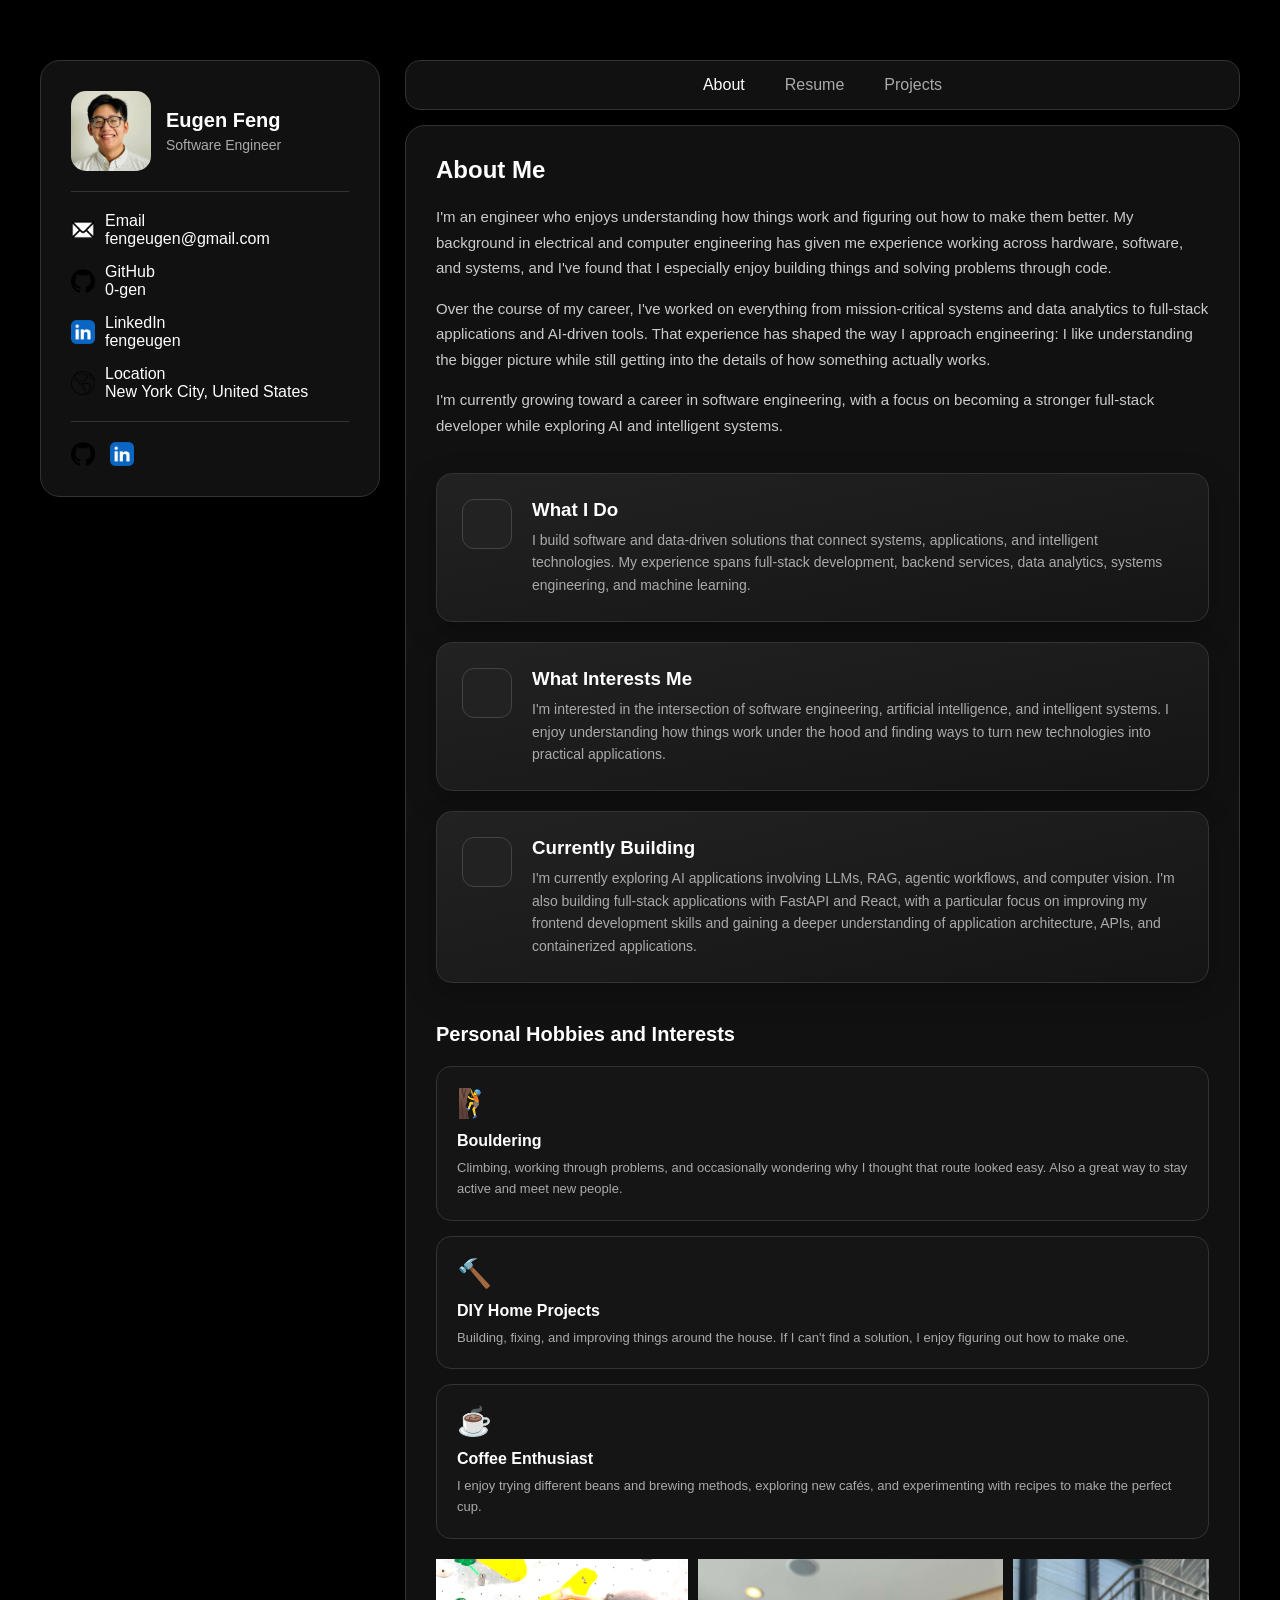
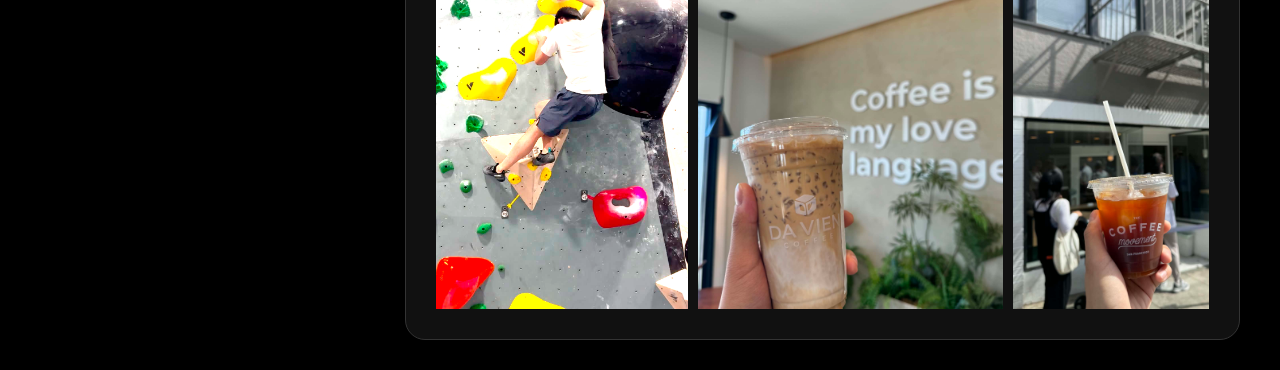
<file: index.html>
<!DOCTYPE html>
<html lang="en">

<head>
    <meta charset="UTF-8">
    <meta name="viewport" content="width=device-width, initial-scale=1.0">

    <title>Eugen Feng | Portfolio</title>

    <link rel="stylesheet" href="css/style.css">
</head>

<body>
    <!-- Main Portfolio -->
    <main>
        <!-- Sidebar -->
        <aside class="sidebar">
            <div class="sidebar-info">
                <!-- Profile Picture -->
                <figure class="avatar-box">
                    <img src="Assets/images/profile_picture.jpg"
                         alt="Profile Picture">
                </figure>

                <!-- Profile Information -->
                <div class="info-content">
                    <h1 class="name">Eugen Feng</h1>
                    <p class="title">Software Engineer</p>
                </div>
                <!-- Mobile Contact Button -->
                <button class="info_more-btn">
                    <span>Show Contacts</span>
                </button>
            </div>
            <!-- Contact Information -->
            <div class="sidebar-info_more">
                <div class="separator"></div>
            <ul class="contacts-list">
              <li class="contact-item">
                  <img
                      src="Assets/icons/email.png"
                      alt="Email"
                      width="24"
                  >
                  <div class="contact-info">
                      <p class="contact-title">Email</p>
                      <a
                          href="mailto:fengeugen@gmail.com"
                          class="contact-link"
                      >
                          fengeugen@gmail.com
                      </a>
                  </div>
              </li>
              <li class="contact-item">
                  <img
                      src="Assets/icons/github.png"
                      alt="GitHub"
                      width="24"
                  >
                  <div class="contact-info">
                      <p class="contact-title">GitHub</p>
                      <a
                          href="https://github.com/0-gen"
                          class="contact-link"
                          target="_blank"
                      >
                          0-gen
                      </a>
                  </div>
              </li>
              <li class="contact-item">
                  <img
                      src="Assets/icons/linkedin.png"
                      alt="LinkedIn"
                      width="24"
                  >
                  <div class="contact-info">
                      <p class="contact-title">LinkedIn</p>
                      <a
                          href="https://www.linkedin.com/in/fengeugen/"
                          class="contact-link"
                          target="_blank"
                      >
                          fengeugen
                      </a>
                  </div>
              </li>
              <li class="contact-item">
                  <img
                      src="Assets/icons/location.png"
                      alt="Location"
                      width="24"
                  >
                  <div class="contact-info">
                      <p class="contact-title">Location</p>
                      <p class="contact-link">
                          New York City, United States
                      </p>
                  </div>
              </li>
          </ul>
                <div class="separator"></div>
                <ul class="social-list">
                    <li class="social-item">
                        <a
                            href="https://github.com/0-gen"
                            target="_blank"
                        >
                            <img
                                src="Assets/icons/github.png"
                                alt="GitHub"
                                width="24"
                            >
                        </a>
                    </li>
                    <li class="social-item">
                        <a
                            href="https://www.linkedin.com/in/fengeugen/"
                            target="_blank"
                        >
                            <img
                                src="Assets/icons/linkedin.png"
                                alt="LinkedIn"
                                width="24"
                            >
                        </a>
                    </li>
                </ul>
            </div>
        </aside>

        <!-- Main Content -->
        <div class="main-content">
            <!-- Navigation -->
            <nav class="navbar">
                <ul class="navbar-list">
                    <li class="navbar-item">
                        <button class="navbar-link active">
                            About
                        </button>
                    </li>
                    <li class="navbar-item">
                        <a href="/fengeugen.github.io/resume" class="navbar-link">
                            Resume
                        </a>
                    </li>
                    <li class="navbar-item">
                        <a href="/fengeugen.github.io/project" class="navbar-link">
                            Projects
                        </a>
                    </li>
                </ul>
            </nav>

            <!-- About -->
            <article class="about active" data-page="about">

                <header>
                    <h2 class="h2 article-title">About Me</h2>
                </header>

                <!-- About Me -->
                <section class="about-intro">
                    <p>
                        I'm an engineer who enjoys understanding how things work and 
                        figuring out how to make them better. My background in 
                        electrical and computer engineering has given me experience working 
                        across hardware, software, and systems, and I've found that I 
                        especially enjoy building things and solving problems through code.
                    </p>

                    <p>
                        Over the course of my career, I've worked on everything from mission-critical 
                        systems and data analytics to full-stack applications and AI-driven tools. 
                        That experience has shaped the way I approach engineering: I like understanding 
                        the bigger picture while still getting into the details of how something actually 
                        works.
                    </p>

                    <p>
                        I'm currently growing toward a career in software engineering, with a focus on 
                        becoming a stronger full-stack developer while exploring AI and intelligent systems.
                    </p>
                </section>


                <!-- About Cards -->
                <section class="about-cards">

                    <div class="about-card">
                        <div class="about-card-icon">
                            <ion-icon name="code-slash-outline"></ion-icon>
                        </div>

                        <div>
                            <h3 class="h3">What I Do</h3>

                            <p>
                                I build software and data-driven solutions that connect
                                systems, applications, and intelligent technologies.
                                My experience spans full-stack development, backend
                                services, data analytics, systems engineering, and
                                machine learning.
                            </p>
                        </div>
                    </div>


                    <div class="about-card">
                        <div class="about-card-icon">
                            <ion-icon name="bulb-outline"></ion-icon>
                        </div>

                        <div>
                            <h3 class="h3">What Interests Me</h3>

                            <p>
                                I'm interested in the intersection of software engineering,
                                artificial intelligence, and intelligent systems. I enjoy
                                understanding how things work under the hood and finding
                                ways to turn new technologies into practical
                                applications.
                            </p>
                        </div>
                    </div>


                    <div class="about-card">
                        <div class="about-card-icon">
                            <ion-icon name="rocket-outline"></ion-icon>
                        </div>

                        <div>
                            <h3 class="h3">Currently Building</h3>

                            <p>
                                I'm currently exploring AI applications involving LLMs, RAG, 
                                agentic workflows, and computer vision. I'm also building 
                                full-stack applications with FastAPI and React, with a 
                                particular focus on improving my frontend development skills 
                                and gaining a deeper understanding of application architecture, 
                                APIs, and containerized applications.
                            </p>
                        </div>
                    </div>

                </section>
                <!-- Outside of CS -->
                <section class="outside-cs">

                    <h2 class="section-title">Personal Hobbies and Interests</h2>

                    <div class="outside-cs-grid">

                        <div class="outside-card">
                            <div class="outside-icon">🧗</div>
                            <h4>Bouldering</h4>
                            <p>
                                Climbing, working through problems, and occasionally
                                wondering why I thought that route looked easy. Also a great way to stay active 
                                and meet new people.
                            </p>
                        </div>


                        <div class="outside-card">
                            <div class="outside-icon">🔨</div>
                            <h4>DIY Home Projects</h4>
                            <p>
                                Building, fixing, and improving things around the house.
                                If I can't find a solution, I enjoy figuring out how to make one.
                            </p>
                        </div>


                        <div class="outside-card">
                            <div class="outside-icon">☕</div>
                            <h4>Coffee Enthusiast</h4>
                            <p>
                                I enjoy trying different beans and brewing methods, 
                                exploring new cafés, and experimenting with recipes to make the perfect cup.
                            </p>
                        </div>

                    </div>

                    <div class="photo-carousel">

                      <div class="carousel-track">

                          <div class="carousel-slide">
                              <img src="Assets/images/b1.jpg" alt="Personal photo">
                          </div>

                          <div class="carousel-slide">
                              <img src="Assets/images/c1.jpg" alt="Personal photo">
                          </div>

                          <div class="carousel-slide">
                              <img src="Assets/images/c2.jpg" alt="Personal photo">
                          </div>

                          <div class="carousel-slide">
                              <img src="Assets/images/d1.jpg" alt="Personal photo">
                          </div>
                          
                          <div class="carousel-slide">
                              <img src="Assets/images/b1.jpg" alt="Personal photo">
                          </div>

                          <div class="carousel-slide">
                              <img src="Assets/images/c1.jpg" alt="Personal photo">
                          </div>

                          <div class="carousel-slide">
                              <img src="Assets/images/c2.jpg" alt="Personal photo">
                          </div>

                          <div class="carousel-slide">
                              <img src="Assets/images/d1.jpg" alt="Personal photo">
                          </div>
                      </div>

                  </div>

                </section>

            </article>
        </div>
    </main>

    <!-- JavaScript -->
    <script src="js/helper.js"></script>

</body>

</html>
</file>
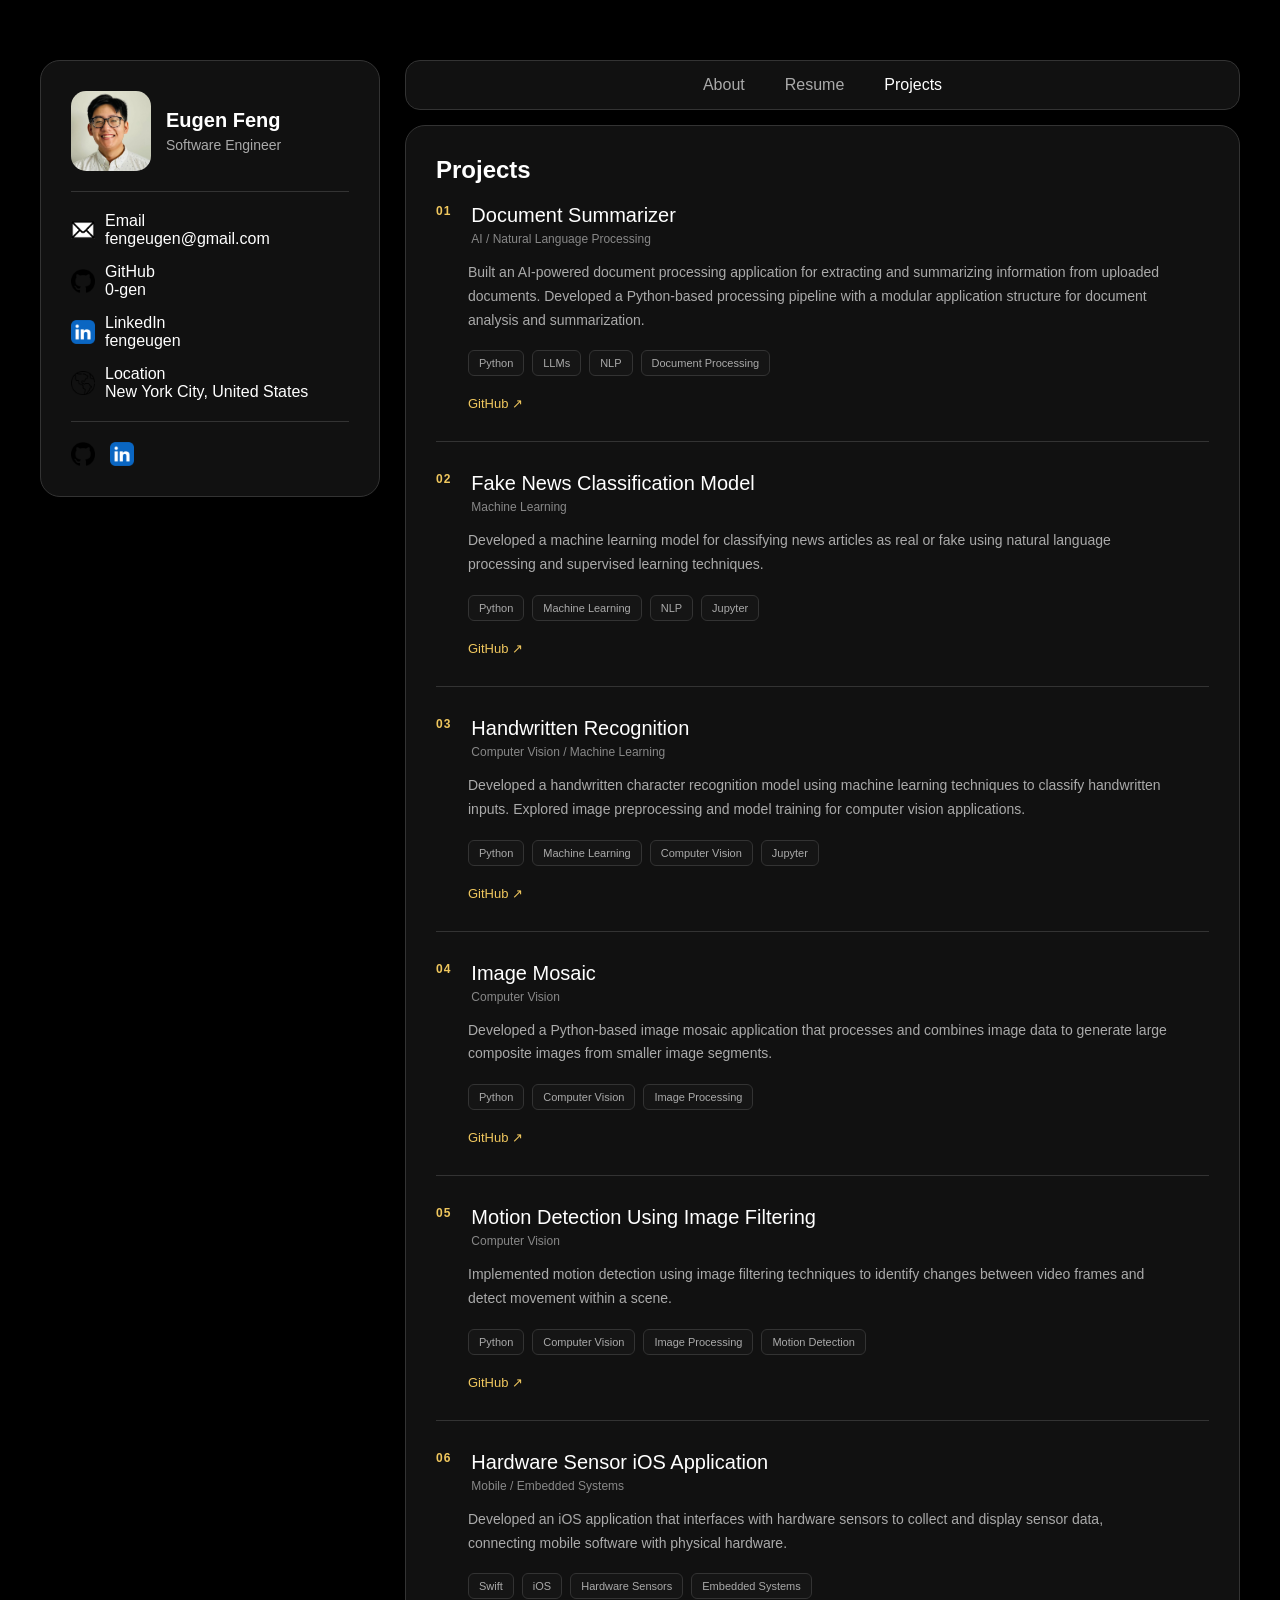
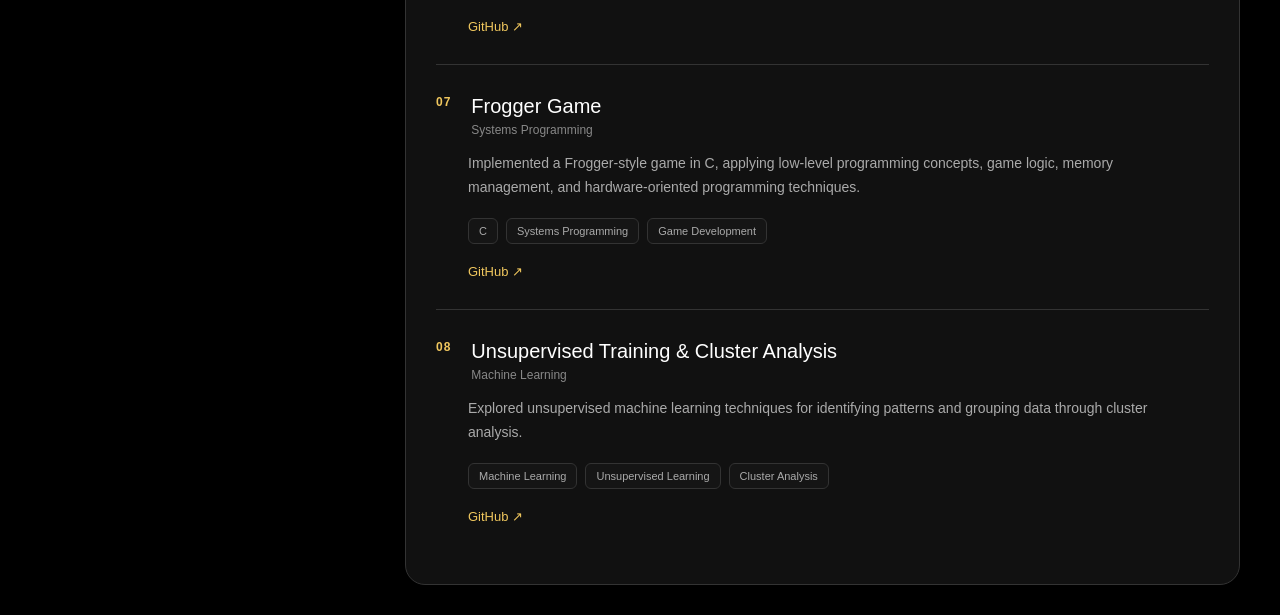
<file: project.html>
<!DOCTYPE html>
<html lang="en">

<head>
    <meta charset="UTF-8">
    <meta name="viewport" content="width=device-width, initial-scale=1.0">

    <title>Eugen Feng | Portfolio</title>

    <link rel="stylesheet" href="css/style.css">
</head>

<body>
    <!-- Main Portfolio -->
    <main>
        <!-- Sidebar -->
        <aside class="sidebar">
            <div class="sidebar-info">
                <!-- Profile Picture -->
                <figure class="avatar-box">
                    <img src="Assets/images/profile_picture.jpg"
                         alt="Profile Picture">
                </figure>

                <!-- Profile Information -->
                <div class="info-content">
                    <h1 class="name">Eugen Feng</h1>
                    <p class="title">Software Engineer</p>
                </div>
                <!-- Mobile Contact Button -->
                <button class="info_more-btn">
                    <span>Show Contacts</span>
                </button>
            </div>
            <!-- Contact Information -->
            <div class="sidebar-info_more">
                <div class="separator"></div>
            <ul class="contacts-list">
              <li class="contact-item">
                  <img
                      src="Assets/icons/email.png"
                      alt="Email"
                      width="24"
                  >
                  <div class="contact-info">
                      <p class="contact-title">Email</p>
                      <a
                          href="mailto:fengeugen@gmail.com"
                          class="contact-link"
                      >
                          fengeugen@gmail.com
                      </a>
                  </div>
              </li>
              <li class="contact-item">
                  <img
                      src="Assets/icons/github.png"
                      alt="GitHub"
                      width="24"
                  >
                  <div class="contact-info">
                      <p class="contact-title">GitHub</p>
                      <a
                          href="https://github.com/0-gen"
                          class="contact-link"
                          target="_blank"
                      >
                          0-gen
                      </a>
                  </div>
              </li>
              <li class="contact-item">
                  <img
                      src="Assets/icons/linkedin.png"
                      alt="LinkedIn"
                      width="24"
                  >
                  <div class="contact-info">
                      <p class="contact-title">LinkedIn</p>
                      <a
                          href="https://www.linkedin.com/in/fengeugen/"
                          class="contact-link"
                          target="_blank"
                      >
                          fengeugen
                      </a>
                  </div>
              </li>
              <li class="contact-item">
                  <img
                      src="Assets/icons/location.png"
                      alt="Location"
                      width="24"
                  >
                  <div class="contact-info">
                      <p class="contact-title">Location</p>
                      <p class="contact-link">
                          New York City, United States
                      </p>
                  </div>
              </li>
          </ul>
                <div class="separator"></div>
                <ul class="social-list">
                    <li class="social-item">
                        <a
                            href="https://github.com/0-gen"
                            target="_blank"
                        >
                            <img
                                src="Assets/icons/github.png"
                                alt="GitHub"
                                width="24"
                            >
                        </a>
                    </li>
                    <li class="social-item">
                        <a
                            href="https://www.linkedin.com/in/fengeugen/"
                            target="_blank"
                        >
                            <img
                                src="Assets/icons/linkedin.png"
                                alt="LinkedIn"
                                width="24"
                            >
                        </a>
                    </li>
                </ul>
            </div>
        </aside>

        <!-- Main Content -->
        <div class="main-content">
            <!-- Navigation -->
            <nav class="navbar">
                <ul class="navbar-list">
                    <li class="navbar-item">
                        <a href="/fengeugen.github.io/index" class="navbar-link">
                            About
                        </a>
                    </li>
                    <li class="navbar-item">
                        <a href="/fengeugen.github.io/resume" class="navbar-link">
                            Resume
                        </a>
                    </li>
                    <li class="navbar-item">
                        <button href="/fengeugen.github.io/project" class="navbar-link active">
                            Projects
                        </button>
                    </li>
                </ul>
            </nav>

            <!-- Projects -->
            <article class="projects active" data-page="projects">
                <header>
                    <h2 class="h2 article-title">Projects</h2>
                </header>

                <section class="project-list">


                    <!-- DOCUMENT SUMMARIZER -->
                    <div class="project-item">

                        <div class="project-header">
                            <span class="project-number">01</span>

                            <div>
                                <h3>Document Summarizer</h3>
                                <p class="project-type">AI / Natural Language Processing</p>
                            </div>
                        </div>

                        <p class="project-description">
                            Built an AI-powered document processing application for
                            extracting and summarizing information from uploaded documents.
                            Developed a Python-based processing pipeline with a modular
                            application structure for document analysis and summarization.
                        </p>

                        <div class="project-tags">
                            <span>Python</span>
                            <span>LLMs</span>
                            <span>NLP</span>
                            <span>Document Processing</span>
                        </div>

                        <div class="project-links">
                            <a href="https://github.com/0-gen/Document-Summarizer"
                            target="_blank">
                                GitHub ↗
                            </a>
                        </div>

                    </div>


                    <!-- FAKE NEWS -->
                    <div class="project-item">

                        <div class="project-header">
                            <span class="project-number">02</span>

                            <div>
                                <h3>Fake News Classification Model</h3>
                                <p class="project-type">Machine Learning</p>
                            </div>
                        </div>

                        <p class="project-description">
                            Developed a machine learning model for classifying news
                            articles as real or fake using natural language processing
                            and supervised learning techniques.
                        </p>

                        <div class="project-tags">
                            <span>Python</span>
                            <span>Machine Learning</span>
                            <span>NLP</span>
                            <span>Jupyter</span>
                        </div>

                        <div class="project-links">
                            <a href="https://github.com/0-gen/Fake-News-Classification-Model"
                            target="_blank">
                                GitHub ↗
                            </a>
                        </div>

                    </div>


                    <!-- HANDWRITTEN RECOGNITION -->
                    <div class="project-item">

                        <div class="project-header">
                            <span class="project-number">03</span>

                            <div>
                                <h3>Handwritten Recognition</h3>
                                <p class="project-type">Computer Vision / Machine Learning</p>
                            </div>
                        </div>

                        <p class="project-description">
                            Developed a handwritten character recognition model using
                            machine learning techniques to classify handwritten inputs.
                            Explored image preprocessing and model training for
                            computer vision applications.
                        </p>

                        <div class="project-tags">
                            <span>Python</span>
                            <span>Machine Learning</span>
                            <span>Computer Vision</span>
                            <span>Jupyter</span>
                        </div>

                        <div class="project-links">
                            <a href="https://github.com/0-gen/Handwritten-Recognition"
                            target="_blank">
                                GitHub ↗
                            </a>
                        </div>

                    </div>


                    <!-- IMAGE MOSAIC -->
                    <div class="project-item">

                        <div class="project-header">
                            <span class="project-number">04</span>

                            <div>
                                <h3>Image Mosaic</h3>
                                <p class="project-type">Computer Vision</p>
                            </div>
                        </div>

                        <p class="project-description">
                            Developed a Python-based image mosaic application that
                            processes and combines image data to generate large composite
                            images from smaller image segments.
                        </p>

                        <div class="project-tags">
                            <span>Python</span>
                            <span>Computer Vision</span>
                            <span>Image Processing</span>
                        </div>

                        <div class="project-links">
                            <a href="https://github.com/0-gen/Image-Mosaic"
                            target="_blank">
                                GitHub ↗
                            </a>
                        </div>

                    </div>


                    <!-- MOTION DETECTION -->
                    <div class="project-item">

                        <div class="project-header">
                            <span class="project-number">05</span>

                            <div>
                                <h3>Motion Detection Using Image Filtering</h3>
                                <p class="project-type">Computer Vision</p>
                            </div>
                        </div>

                        <p class="project-description">
                            Implemented motion detection using image filtering techniques
                            to identify changes between video frames and detect movement
                            within a scene.
                        </p>

                        <div class="project-tags">
                            <span>Python</span>
                            <span>Computer Vision</span>
                            <span>Image Processing</span>
                            <span>Motion Detection</span>
                        </div>

                        <div class="project-links">
                            <a href="https://github.com/0-gen/Motion-Detection-Using-Simple-Image-Filtering"
                            target="_blank">
                                GitHub ↗
                            </a>
                        </div>

                    </div>


                    <!-- IOS SENSOR APPLICATION -->
                    <div class="project-item">

                        <div class="project-header">
                            <span class="project-number">06</span>

                            <div>
                                <h3>Hardware Sensor iOS Application</h3>
                                <p class="project-type">Mobile / Embedded Systems</p>
                            </div>
                        </div>

                        <p class="project-description">
                            Developed an iOS application that interfaces with hardware
                            sensors to collect and display sensor data, connecting
                            mobile software with physical hardware.
                        </p>

                        <div class="project-tags">
                            <span>Swift</span>
                            <span>iOS</span>
                            <span>Hardware Sensors</span>
                            <span>Embedded Systems</span>
                        </div>

                        <div class="project-links">
                            <a href="https://github.com/0-gen/Hardware-Sensor-IOS-Application"
                            target="_blank">
                                GitHub ↗
                            </a>
                        </div>

                    </div>


                    <!-- FROGGER -->
                    <div class="project-item">

                        <div class="project-header">
                            <span class="project-number">07</span>

                            <div>
                                <h3>Frogger Game</h3>
                                <p class="project-type">Systems Programming</p>
                            </div>
                        </div>

                        <p class="project-description">
                            Implemented a Frogger-style game in C, applying low-level
                            programming concepts, game logic, memory management, and
                            hardware-oriented programming techniques.
                        </p>

                        <div class="project-tags">
                            <span>C</span>
                            <span>Systems Programming</span>
                            <span>Game Development</span>
                        </div>

                        <div class="project-links">
                            <a href="https://github.com/0-gen/Frogger-Game"
                            target="_blank">
                                GitHub ↗
                            </a>
                        </div>

                    </div>


                    <!-- CLUSTER ANALYSIS -->
                    <div class="project-item">

                        <div class="project-header">
                            <span class="project-number">08</span>

                            <div>
                                <h3>Unsupervised Training &amp; Cluster Analysis</h3>
                                <p class="project-type">Machine Learning</p>
                            </div>
                        </div>

                        <p class="project-description">
                            Explored unsupervised machine learning techniques for
                            identifying patterns and grouping data through cluster
                            analysis.
                        </p>

                        <div class="project-tags">
                            <span>Machine Learning</span>
                            <span>Unsupervised Learning</span>
                            <span>Cluster Analysis</span>
                        </div>

                        <div class="project-links">
                            <a href="https://github.com/0-gen/Unsupervised-Training---Cluster-Analysis"
                            target="_blank">
                                GitHub ↗
                            </a>
                        </div>

                    </div>


                </section>

            </article>
        </div>
    </main>

    <!-- JavaScript -->
    <script src="js/helper.js"></script>

</body>

</html>
</file>
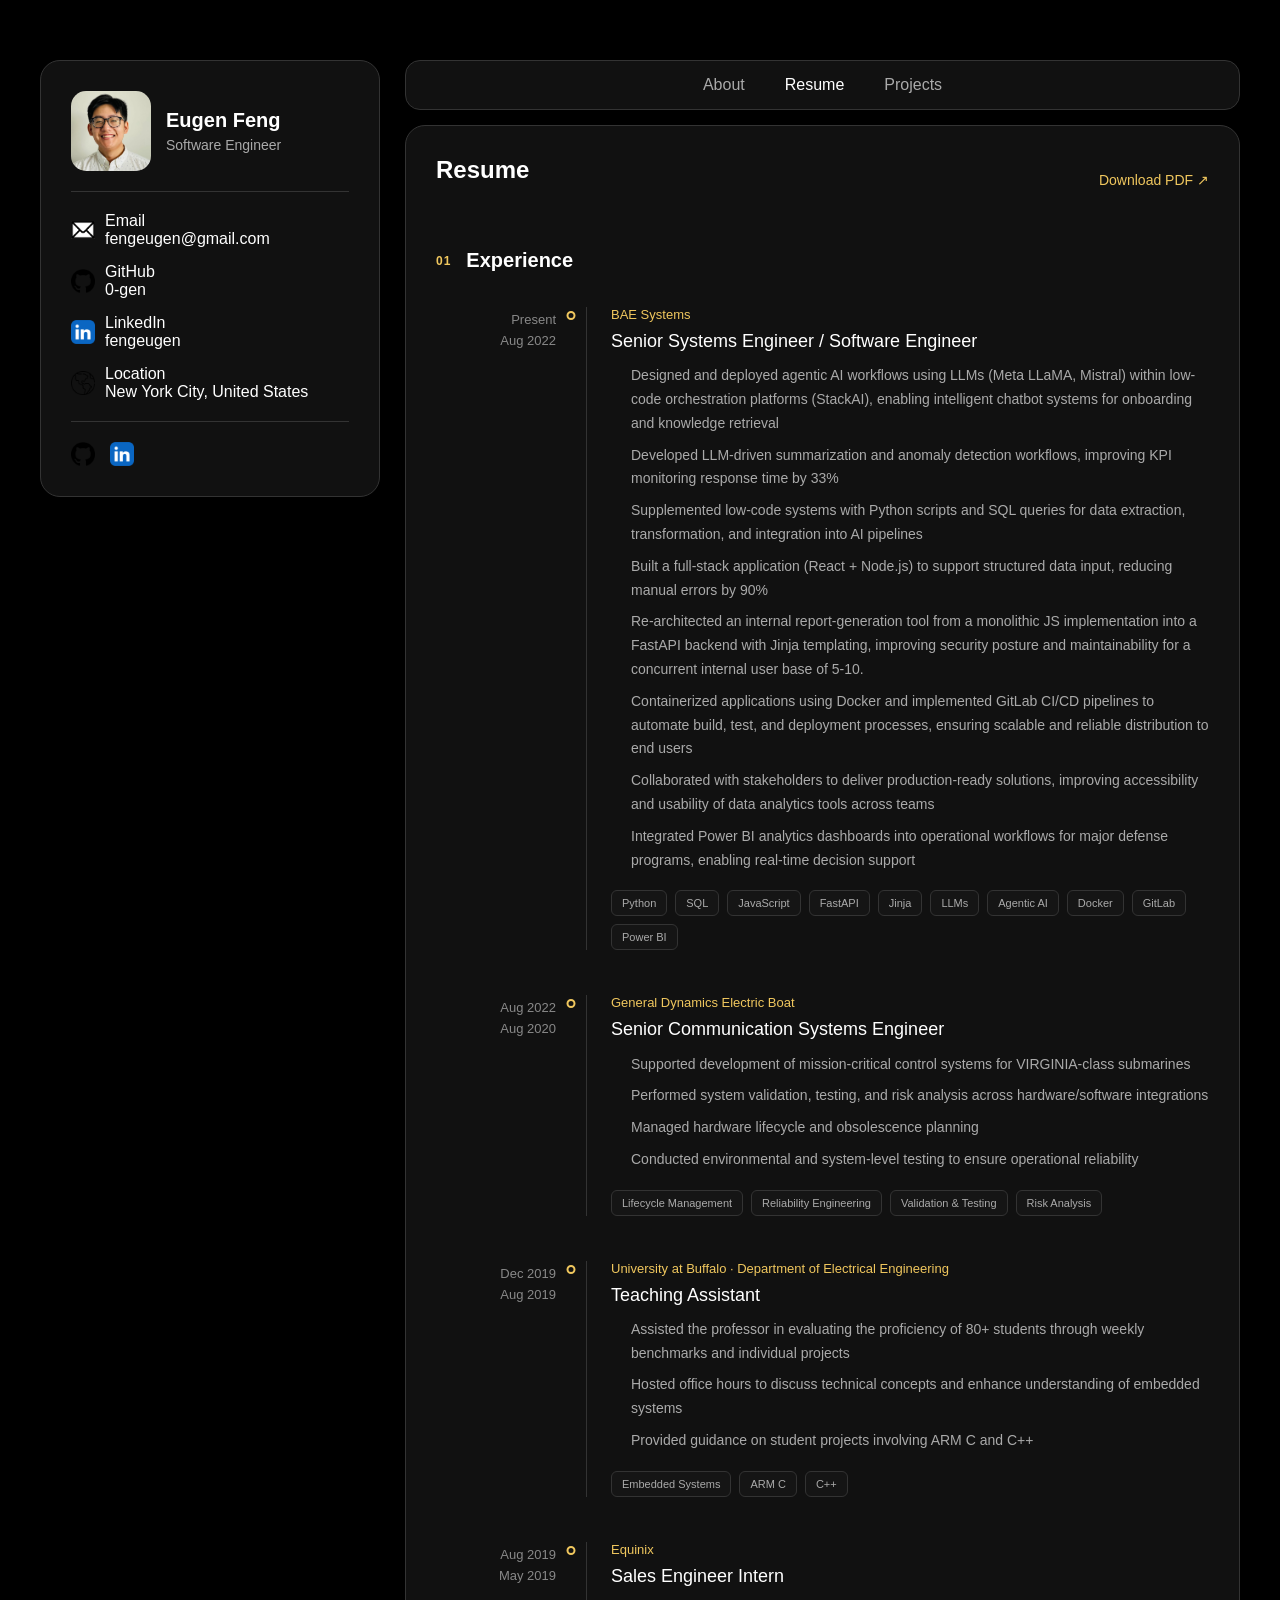
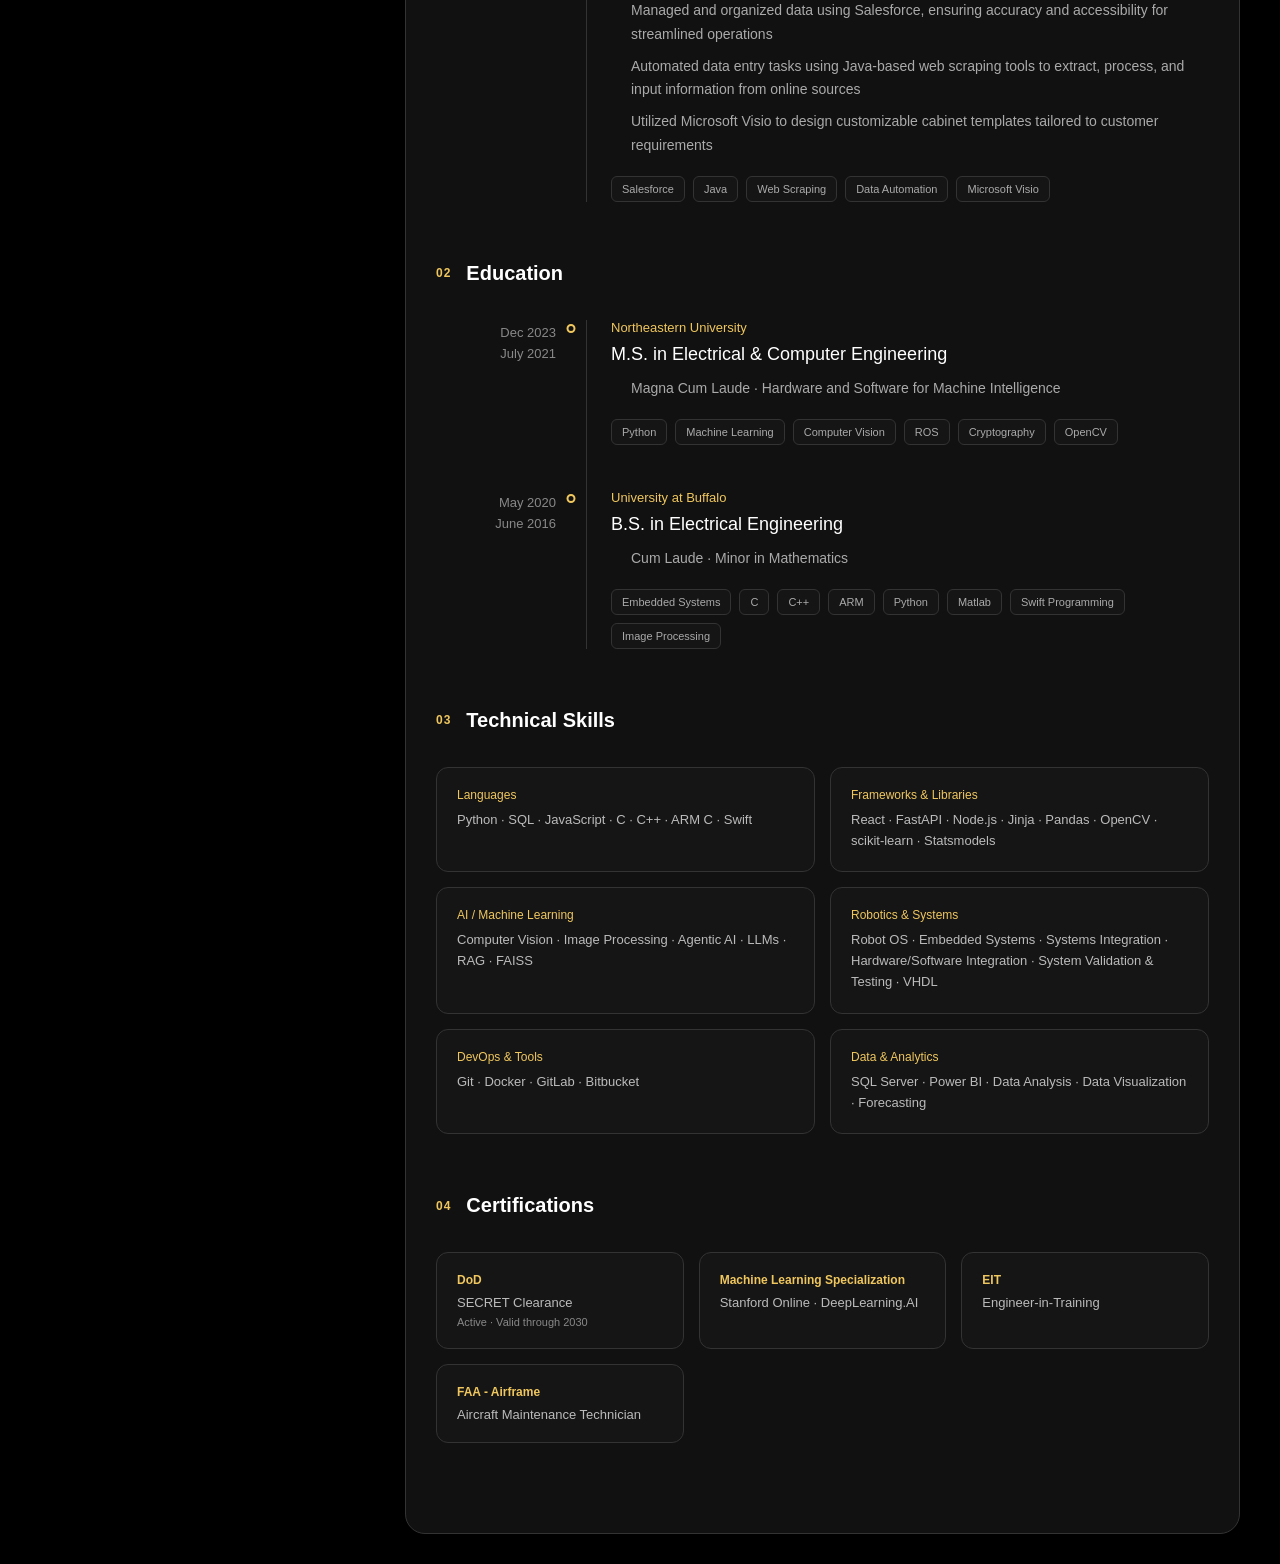
<file: resume.html>
<!DOCTYPE html>
<html lang="en">

<head>
    <meta charset="UTF-8">
    <meta name="viewport" content="width=device-width, initial-scale=1.0">

    <title>Eugen Feng | Portfolio</title>

    <link rel="stylesheet" href="css/style.css">
</head>

<body>
    <!-- Main Portfolio -->
    <main>
        <!-- Sidebar -->
        <aside class="sidebar">
            <div class="sidebar-info">
                <!-- Profile Picture -->
                <figure class="avatar-box">
                    <img src="Assets/images/profile_picture.jpg"
                         alt="Profile Picture">
                </figure>

                <!-- Profile Information -->
                <div class="info-content">
                    <h1 class="name">Eugen Feng</h1>
                    <p class="title">Software Engineer</p>
                </div>
                <!-- Mobile Contact Button -->
                <button class="info_more-btn">
                    <span>Show Contacts</span>
                </button>
            </div>
            <!-- Contact Information -->
            <div class="sidebar-info_more">
                <div class="separator"></div>
            <ul class="contacts-list">
              <li class="contact-item">
                  <img
                      src="Assets/icons/email.png"
                      alt="Email"
                      width="24"
                  >
                  <div class="contact-info">
                      <p class="contact-title">Email</p>
                      <a
                          href="mailto:fengeugen@gmail.com"
                          class="contact-link"
                      >
                          fengeugen@gmail.com
                      </a>
                  </div>
              </li>
              <li class="contact-item">
                  <img
                      src="Assets/icons/github.png"
                      alt="GitHub"
                      width="24"
                  >
                  <div class="contact-info">
                      <p class="contact-title">GitHub</p>
                      <a
                          href="https://github.com/0-gen"
                          class="contact-link"
                          target="_blank"
                      >
                          0-gen
                      </a>
                  </div>
              </li>
              <li class="contact-item">
                  <img
                      src="Assets/icons/linkedin.png"
                      alt="LinkedIn"
                      width="24"
                  >
                  <div class="contact-info">
                      <p class="contact-title">LinkedIn</p>
                      <a
                          href="https://www.linkedin.com/in/fengeugen/"
                          class="contact-link"
                          target="_blank"
                      >
                          fengeugen
                      </a>
                  </div>
              </li>
              <li class="contact-item">
                  <img
                      src="Assets/icons/location.png"
                      alt="Location"
                      width="24"
                  >
                  <div class="contact-info">
                      <p class="contact-title">Location</p>
                      <p class="contact-link">
                          New York City, United States
                      </p>
                  </div>
              </li>
          </ul>
                <div class="separator"></div>
                <ul class="social-list">
                    <li class="social-item">
                        <a
                            href="https://github.com/0-gen"
                            target="_blank"
                        >
                            <img
                                src="Assets/icons/github.png"
                                alt="GitHub"
                                width="24"
                            >
                        </a>
                    </li>
                    <li class="social-item">
                        <a
                            href="https://www.linkedin.com/in/fengeugen/"
                            target="_blank"
                        >
                            <img
                                src="Assets/icons/linkedin.png"
                                alt="LinkedIn"
                                width="24"
                            >
                        </a>
                    </li>
                </ul>
            </div>
        </aside>

        <!-- Main Content -->
        <div class="main-content">
            <!-- Navigation -->
            <nav class="navbar">
                <ul class="navbar-list">
                    <li class="navbar-item">
                        <a href="/fengeugen.github.io/index" class="navbar-link">
                            About
                        </a>
                    </li>
                    <li class="navbar-item">
                        <button href="/fengeugen.github.io/resume" class="navbar-link active">
                            Resume
                        </button>
                    </li>
                    <li class="navbar-item">
                        <a href="/fengeugen.github.io/project" class="navbar-link">
                            Projects
                        </a>
                    </li>
                </ul>
            </nav>            
            
            <!-- Resume --> 
            <article class="resume active">

                <header>
                    <h2 class="h2 article-title">Resume</h2>

                    <a href="../Assets/efeng_Resume.pdf"
                    class="resume-download"
                    target="_blank"
                    download>
                        Download PDF ↗
                    </a>
                </header>

                <!-- EXPERIENCE -->
                 
                <section class="resume-section">

                    <div class="resume-section-heading">
                        <span class="section-number">01</span>
                        <h3>Experience</h3>
                    </div>

                    <!-- BAE Systems Experience -->
                    <div class="resume-timeline">

                        <div class="resume-item">

                            <div class="resume-date">
                                <span>Present</span>
                                <span>Aug 2022</span>
                            </div>

                            <div class="resume-marker"></div>

                            <div class="resume-content">

                                <span class="resume-label">
                                    BAE Systems
                                </span>

                                <h4>
                                    Senior Systems Engineer /
                                    Software Engineer
                                </h4>

                                <ul class="resume-description">
                                    <li>Designed and deployed agentic AI workflows using LLMs (Meta LLaMA, Mistral) within low-code orchestration platforms (StackAI), enabling intelligent chatbot systems for onboarding and knowledge retrieval<li>
                                    <li>Developed LLM-driven summarization and anomaly detection workflows, improving KPI monitoring response time by 33%<li>
                                    <li>Supplemented low-code systems with Python scripts and SQL queries for data extraction, transformation, and integration into AI pipelines<li>
                                    <li>Built a full-stack application (React + Node.js) to support structured data input, reducing manual errors by 90%</li>
                                    <li>Re-architected an internal report-generation tool from a monolithic JS implementation into a FastAPI backend with Jinja templating, improving security posture and maintainability for a concurrent internal user base of 5-10.</li>
                                    <li>Containerized applications using Docker and implemented GitLab CI/CD pipelines to automate build, test, and deployment processes, ensuring scalable and reliable distribution to end users</li>
                                    <li>Collaborated with stakeholders to deliver production-ready solutions, improving accessibility and usability of data analytics tools across teams</li>
                                    <li>Integrated Power BI analytics dashboards into operational workflows for major defense programs, enabling real-time decision support</li>
                                </ul>

                                <div class="resume-tags">
                                    <span>Python</span>
                                    <span>SQL</span>
                                    <span>JavaScript</span>
                                    <span>FastAPI</span>
                                    <span>Jinja</span>
                                    <span>LLMs</span>
                                    <span>Agentic AI</span>
                                    <span>Docker</span>
                                    <span>GitLab</span>
                                    <span>Power BI</span>
                                </div>

                            </div>

                        </div>

                    </div>
                    
                    <!-- Electric Boat Experience -->
                    <div class="resume-timeline">

                        <div class="resume-item">

                            <div class="resume-date">
                                <span>Aug 2022</span>
                                <span>Aug 2020</span>
                            </div>

                            <div class="resume-marker"></div>

                            <div class="resume-content">

                                <span class="resume-label">
                                    General Dynamics Electric Boat
                                </span>

                                <h4>
                                    Senior Communication Systems Engineer
                                </h4>

                                <ul class="resume-description">
                                    <li>Supported development of mission-critical control systems for VIRGINIA-class submarines</li>
                                    <li>Performed system validation, testing, and risk analysis across hardware/software integrations</li>
                                    <li>Managed hardware lifecycle and obsolescence planning</li>
                                    <li>Conducted environmental and system-level testing to ensure operational reliability</li>
                                </ul>

                                <div class="resume-tags">
                                    <span>Lifecycle Management</span>
                                    <span>Reliability Engineering</span>
                                    <span>Validation & Testing</span>
                                    <span>Risk Analysis</span>
                                </div>

                            </div>

                        </div>

                    </div>

                    <!-- Teacher Assistant Experience -->
                    <div class="resume-timeline">

                        <div class="resume-item">

                            <div class="resume-date">
                                <span>Dec 2019</span>
                                <span>Aug 2019</span>
                            </div>

                            <div class="resume-marker"></div>

                            <div class="resume-content">

                                <span class="resume-label">
                                    University at Buffalo · Department of Electrical Engineering
                                </span>

                                <h4>
                                    Teaching Assistant
                                </h4>

                                <ul class="resume-description">
                                    <li>Assisted the professor in evaluating the proficiency of 80+ students through weekly benchmarks and individual projects</li>
                                    <li>Hosted office hours to discuss technical concepts and enhance understanding of embedded systems</li>
                                    <li>Provided guidance on student projects involving ARM C and C++</li>
                                </ul>

                                <div class="resume-tags">
                                    <span>Embedded Systems</span>
                                    <span>ARM C</span>
                                    <span>C++</span>
                                </div>

                            </div>

                        </div>

                    </div>

                    <!-- Equinix Experience -->
                    <div class="resume-timeline">

                        <div class="resume-item">

                            <div class="resume-date">
                                <span>Aug 2019</span>
                                <span>May 2019</span>
                            </div>

                            <div class="resume-marker"></div>

                            <div class="resume-content">

                                <span class="resume-label">
                                    Equinix
                                </span>

                                <h4>
                                    Sales Engineer Intern
                                </h4>

                                <ul class="resume-description">
                                    <li>Managed and organized data using Salesforce, ensuring accuracy and accessibility for streamlined operations</li>
                                        <li>Automated data entry tasks using Java-based web scraping tools to extract, process, and input information from online sources</li>
                                        <li>Utilized Microsoft Visio to design customizable cabinet templates tailored to customer requirements</li>
                                </ul>

                                <div class="resume-tags">
                                    <span>Salesforce</span>
                                    <span>Java</span>
                                    <span>Web Scraping</span>
                                    <span>Data Automation</span>
                                    <span>Microsoft Visio</span>
                                </div>

                            </div>

                        </div>

                    </div>
                </section>

                <!-- EDUCATION -->

                <section class="resume-section">

                    <div class="resume-section-heading">
                        <span class="section-number">02</span>
                        <h3>Education</h3>
                    </div>

                    <div class="resume-timeline">

                        <!-- NORTHEASTERN UNIVERSITY -->
                        <div class="resume-item">

                            <div class="resume-date">
                                <span>Dec 2023</span>
                                <span>July 2021</span>
                            </div>

                            <div class="resume-marker"></div>

                            <div class="resume-content">

                                <span class="resume-label">
                                    Northeastern University
                                </span>

                                <h4>
                                    M.S. in Electrical &amp; Computer Engineering
                                </h4>

                                <p class="resume-description">
                                     Magna Cum Laude · Hardware and Software for Machine Intelligence
                                </p>

                                <div class="resume-tags">
                                    <span>Python</span>
                                    <span>Machine Learning</span>
                                    <span>Computer Vision</span>
                                    <span>ROS</span>
                                    <span>Cryptography</span>
                                    <span>OpenCV</span>
                                </div>

                            </div>

                        </div>


                    <!-- UNIVERSITY AT BUFFALO -->
                    <div class="resume-item">

                        <div class="resume-date">
                            <span>May 2020</span>
                            <span>June 2016</span>
                        </div>

                        <div class="resume-marker"></div>

                        <div class="resume-content">

                            <span class="resume-label">
                                University at Buffalo
                            </span>

                            <h4>
                                B.S. in Electrical Engineering
                            </h4>

                            <p class="resume-description">
                                Cum Laude · Minor in Mathematics
                            </p>

                            <div class="resume-tags">
                                <span>Embedded Systems</span>
                                <span>C</span>
                                <span>C++</span>
                                <span>ARM</span>
                                <span>Python</span>
                                <span>Matlab</span>
                                <span>Swift Programming</span>
                                <span>Image Processing</span>

                            </div>

                        </div>

                    </div>

                </div>

                </section>
            
                <!-- SKILLS -->

                <section class="resume-section">

                    <div class="resume-section-heading">
                        <span class="section-number">03</span>
                        <h3>Technical Skills</h3>
                    </div>

                    <div class="skills-grid">

                        <div class="skill-group">
                            <span class="skill-category">Languages</span>
                            <p>Python · SQL · JavaScript · C · C++ · ARM C · Swift</p>
                        </div>

                        <div class="skill-group">
                            <span class="skill-category">Frameworks &amp; Libraries</span>
                            <p>React · FastAPI · Node.js · Jinja · Pandas · OpenCV · scikit-learn · Statsmodels</p>
                        </div>

                        <div class="skill-group">
                            <span class="skill-category">AI / Machine Learning</span>
                            <p>Computer Vision · Image Processing · Agentic AI · LLMs · RAG · FAISS</p>
                        </div>

                        <div class="skill-group">
                            <span class="skill-category">Robotics &amp; Systems</span>
                            <p>Robot OS · Embedded Systems · Systems Integration · Hardware/Software Integration · System Validation &amp; Testing · VHDL</p>
                        </div>

                        <div class="skill-group">
                            <span class="skill-category">DevOps &amp; Tools</span>
                            <p>Git · Docker · GitLab · Bitbucket</p>
                        </div>

                        <div class="skill-group">
                            <span class="skill-category">Data &amp; Analytics</span>
                            <p>SQL Server · Power BI · Data Analysis · Data Visualization · Forecasting</p>
                        </div>

                    </div>

                </section>

                <!-- CERTIFICATIONS -->

                <section class="resume-section">

                    <div class="resume-section-heading">
                        <span class="section-number">04</span>
                        <h3>Certifications</h3>
                    </div>

                    <div class="certifications">

                        <div class="certification">
                            <span>DoD</span>
                            <p>SECRET Clearance</p>
                            <small>Active · Valid through 2030</small>
                        </div>
                        
                        <div class="certification">
                            <span>Machine Learning Specialization</span>
                            <p>Stanford Online · DeepLearning.AI</p>
                        </div>                        
                        
                        <div class="certification">
                            <span>EIT</span>
                            <p>Engineer-in-Training</p>
                        </div>

                        <div class="certification">
                            <span>FAA - Airframe</span>
                            <p>Aircraft Maintenance Technician</p>
                        </div>
                    </div>

                </section>

            </article>

            </div>
    </main>

    <!-- JavaScript -->
    <script src="js/helper.js"></script>

</body>

</html>
</file>
<file: css/style.css>
/* ================================
   RESET
================================ */

*,
*::before,
*::after {
    margin: 0;
    padding: 0;
    box-sizing: border-box;
}

html {
    font-family: Arial, sans-serif;
}

body {
    min-height: 100vh;
    background: #000;
    color: #fff;
}

a {
    text-decoration: none;
    color: inherit;
}

button {
    font: inherit;
    border: none;
    background: none;
    color: inherit;
    cursor: pointer;
}

img {
    display: block;
    max-width: 100%;
}

li {
    list-style: none;
}


/* ================================
   MAIN LAYOUT
================================ */

main {
    width: 100%;
    margin: 30px auto;
    padding: 0 12px;

    display: flex;
    flex-direction: column;
    gap: 15px;
}


/* ================================
   SIDEBAR
================================ */

.sidebar {
    width: 100%;

    background: #111;
    border: 1px solid #333;
    border-radius: 20px;

    padding: 20px;

    overflow: hidden;
}


/* ================================
   SIDEBAR INFO
================================ */

.sidebar-info {
    display: flex;
    align-items: center;
    gap: 15px;
}

.avatar-box {
    width: 80px;
    height: 80px;

    flex-shrink: 0;

    overflow: hidden;
    border-radius: 15px;
}

.avatar-box img {
    width: 100%;
    height: 100%;
    object-fit: cover;
}

.info-content {
    flex: 1;
}

.name {
    font-size: 20px;
}

.title {
    margin-top: 5px;
    color: #aaa;
    font-size: 14px;
}


/* ================================
   SIDEBAR CONTACTS
================================ */

.sidebar-info_more {
    margin-top: 20px;
}

.separator {
    width: 100%;
    height: 1px;

    margin: 20px 0;

    background: #333;
}

.contacts-list {
    display: flex;
    flex-direction: column;
    gap: 15px;
}

.contact-item {
    display: flex;
    align-items: center;
    gap: 10px;
}

.social-list {
    display: flex;
    gap: 15px;
}


/* ================================
   MAIN CONTENT
================================ */

.main-content {
    width: 100%;
}


/* ================================
   NAVIGATION
================================ */

.navbar {
    width: 100%;

    background: #111;
    border: 1px solid #333;
    border-radius: 15px;

    margin-bottom: 15px;
}

.navbar-list {
    display: flex;
    justify-content: center;
    align-items: center;
    flex-wrap: wrap;
}

.navbar-link {
    padding: 15px 20px;

    color: #aaa;

    transition: color 0.2s ease;
}

.navbar-link:hover,
.navbar-link.active {
    color: #fff;
}


/* ================================
   CONTENT ARTICLES
================================ */

article {
    width: 100%;

    background: #111;
    border: 1px solid #333;
    border-radius: 20px;

    padding: 20px;

    display: none;
}

article.active {
    display: block;
}


/* ================================
   ARTICLE TITLE
================================ */

.article-title {
    margin-bottom: 20px;

    font-size: 24px;
    font-weight: 600;
}

/* ================================
   TABLET
================================ */

@media (min-width: 768px) {

    main {
        max-width: 700px;
        margin: 30px auto;
        padding: 0;
    }
    .sidebar{
      margin-top: 30px;
      padding: 30px;
    }
    article {
        padding: 30px;
        
    }
}


/* ================================
   DESKTOP
================================ */

@media (min-width: 1024px) {

    main {
        max-width: 950px;
    }

    .sidebar {
      margin-top: 30px;
    }
}


/* ================================
   LARGE DESKTOP
================================ */

@media (min-width: 1250px) {
    main {
        max-width: 1200px;
        margin: 30px auto 0;
        display: flex;
        flex-direction: row;
        align-items: flex-start;
        gap: 25px;
    }

    .sidebar {
        position: sticky;
        top: 30px;
        width: 340px;
        height: fit-content;
        max-height: none;
        overflow: visible;
        flex-shrink: 0;
    }

    .sidebar-info_more {
        opacity: 1;
        visibility: visible;
    }


    .main-content {
        width: 100%;
        min-width: 0;
    }

    article {
        min-height: 700px;
        margin-bottom: 30px;
    }

    .navbar {
        margin-bottom: 15px;
        margin-top: 30px;
    }

    .info_more-btn {
        display: none;
    }
}

/* ================================
   MOBILE SIDEBAR CONTACTS
================================ */

.sidebar {
    max-height: 140px;
    overflow: hidden;
    transition: max-height 0.3s ease;
    margin-top: 30px;
}

.sidebar.active {
    max-height: 500px;
}

.sidebar-info_more {
    opacity: 0;
    visibility: hidden;
    transition: opacity 0.3s ease;
}

.sidebar.active .sidebar-info_more {
    opacity: 1;
    visibility: visible;
}


/* ================================
   DESKTOP SIDEBAR
================================ */

@media (min-width: 1250px) {

    .sidebar {
        max-height: none;
        overflow: visible;
    }

    .sidebar-info_more {
        opacity: 1;
        visibility: visible;
    }

    .info_more-btn {
        display: none;
    }

}

/* ================================
   ABOUT
================================ */

.about-intro {
    margin-bottom: 35px;
}

.about-intro p {
    color: #ccc;
    font-size: 15px;
    line-height: 1.7;
    margin-bottom: 15px;
}


/* ================================
   ABOUT CARDS
================================ */

.about-cards {
    display: grid;
    grid-template-columns: 1fr;
    gap: 20px;
}

.about-card {
    display: flex;
    align-items: flex-start;
    gap: 20px;

    padding: 25px;

    background: linear-gradient(
        to bottom right,
        #222,
        #151515
    );

    border: 1px solid #333;
    border-radius: 16px;

    box-shadow: 0 10px 30px rgba(0, 0, 0, 0.25);

    transition:
        transform 0.25s ease,
        border-color 0.25s ease;
}

.about-card:hover {
    transform: translateY(-4px);
    border-color: #666;
}

.about-card-icon {
    width: 50px;
    height: 50px;

    flex-shrink: 0;

    display: flex;
    align-items: center;
    justify-content: center;

    background: #222;
    border: 1px solid #444;
    border-radius: 12px;

    color: #f0c75e;
    font-size: 24px;
}

.about-card h3 {
    margin-bottom: 8px;
}

.about-card p {
    color: #aaa;
    font-size: 14px;
    line-height: 1.6;
}


/* ================================
   OUTSIDE OF CS
================================ */

.outside-cs {
    margin-top: 40px;
}

.section-title {
    margin-bottom: 20px;
    font-size: 20px;
}


/* ================================
   HOBBY CARDS
================================ */

.outside-cs-grid {
    display: grid;
    grid-template-columns: 1fr;
    gap: 15px;
}

.outside-card {
    padding: 20px;

    background: #151515;
    border: 1px solid #333;
    border-radius: 15px;

    transition: transform 0.25s ease,
                border-color 0.25s ease;
}

.outside-card:hover {
    transform: translateY(-3px);
    border-color: #555;
}

.outside-icon {
    font-size: 28px;
    margin-bottom: 12px;
}

.outside-card h4 {
    margin-bottom: 8px;
    font-size: 16px;
}

.outside-card p {
    color: #aaa;
    font-size: 13px;
    line-height: 1.6;
}

/* ================================
   PHOTO CAROUSEL
================================ */

.photo-carousel {
    width: 100%;
    overflow: hidden;
    margin-top: 20px;
}

.carousel-track {
    display: flex;
    gap: 10px;
    width: max-content;
    animation: carousel-scroll 20s linear infinite;
}

.carousel-slide {
    width: 50px;
    height: 250px;
    flex-shrink: 0;
    overflow: hidden;
    display: flex;
    align-items: center;
    justify-content: center;
}

.carousel-slide img {
    width: 100%;
    height: 100%;
    object-fit: cover;
}
@media (min-width: 768px) {

    .carousel-slide {
        flex-basis: 65%;
        height: 350px;
    }

}
@keyframes carousel-scroll {
    from {
        transform: translateX(0);
    }

    to {
        transform: translateX(calc(-3 * (350px + 10px)));
    }
}

/* ================================
   RESUME
================================ */

.resume {
    position: relative;
}

.resume > header {
    display: flex;
    align-items: center;
    justify-content: space-between;
    margin-bottom: 45px;
}

.resume-download {
    color: #f0c75e;
    font-size: 14px;
    transition: color 0.2s ease;
}

.resume-download:hover {
    color: #fff;
}


/* ================================
   RESUME SECTION
================================ */

.resume-section {
    margin-bottom: 60px;
}

.resume-section-heading {
    display: flex;
    align-items: center;
    gap: 15px;
    margin-bottom: 35px;
}

.section-number {
    color: #f0c75e;
    font-size: 12px;
    font-weight: 600;
    letter-spacing: 1px;
}

.resume-section-heading h3 {
    font-size: 20px;
    font-weight: 600;
}


/* ================================
   TIMELINE
================================ */

.resume-timeline {
    position: relative;
}

.resume-timeline::before {
    content: "";
    position: absolute;

    top: 0;
    bottom: 0;
    left: 150px;

    width: 1px;
    background: #333;
}

.resume-item {
    position: relative;

    display: grid;
    grid-template-columns: 120px 30px 1fr;

    margin-bottom: 45px;
}

.resume-date {
    display: flex;
    flex-direction: column;

    padding-top: 3px;

    color: #888;
    font-size: 13px;
    line-height: 1.6;
    text-align: right;
}

.resume-marker {
    position: relative;
}

.resume-marker::before {
    content: "";

    position: absolute;
    top: 4px;
    left: 50%;

    width: 9px;
    height: 9px;

    transform: translateX(-50%);

    background: #111;
    border: 2px solid #f0c75e;
    border-radius: 50%;
    z-index: 1;
}

.resume-content {
    padding-left: 25px;
}

.resume-label {
    display: block;

    margin-bottom: 7px;

    color: #f0c75e;
    font-size: 13px;
}

.resume-content h4 {
    margin-bottom: 10px;

    font-size: 18px;
    font-weight: 500;
    line-height: 1.4;
}

.resume-description {
    max-width: 650px;
    color: #aaa;
    font-size: 14px;
    line-height: 1.7;
    padding-left: 20px;
}

.resume-description li {
    margin-bottom: 8px;
}

/* ================================
   SKILL TAGS
================================ */

.resume-tags {
    display: flex;
    flex-wrap: wrap;
    gap: 8px;

    margin-top: 18px;
}

.resume-tags span {
    padding: 6px 10px;

    border: 1px solid #333;
    border-radius: 6px;

    color: #aaa;
    font-size: 11px;

    background: #151515;
}


/* ================================
   SKILLS
================================ */

.skills-grid {
    display: grid;
    grid-template-columns: 1fr 1fr;
    gap: 15px;
}

.skill-group {
    padding: 20px;

    border: 1px solid #333;
    border-radius: 12px;

    background: #151515;
}

.skill-category {
    display: block;

    margin-bottom: 8px;

    color: #f0c75e;
    font-size: 12px;
}

.skill-group p {
    color: #bbb;
    font-size: 13px;
    line-height: 1.6;
}


/* ================================
   CERTIFICATIONS
================================ */

.certifications {
    display: grid;
    grid-template-columns: repeat(3, 1fr);
    gap: 15px;
}

.certification {
    padding: 20px;

    border: 1px solid #333;
    border-radius: 12px;

    background: #151515;
}

.certification span {
    display: block;

    margin-bottom: 8px;

    color: #f0c75e;
    font-size: 12px;
    font-weight: 600;
}

.certification p {
    color: #bbb;
    font-size: 13px;
}

.certification small {
    display: block;
    margin-top: 6px;
    color: #888;
    font-size: 11px;
}


/* ================================
   MOBILE
================================ */

@media (max-width: 767px) {

    .resume > header {
        align-items: flex-start;
        gap: 15px;
    }

    .resume-timeline::before {
        left: 5px;
    }

    .resume-item {
        grid-template-columns: 20px 1fr;
    }

    .resume-date {
        grid-column: 2;
        grid-row: 1;

        margin-bottom: 8px;

        text-align: left;
    }

    .resume-marker {
        grid-column: 1;
        grid-row: 2;
    }

    .resume-content {
        grid-column: 2;
        grid-row: 2;

        padding-left: 15px;
    }

    .skills-grid {
        grid-template-columns: 1fr;
    }

    .certifications {
        grid-template-columns: 1fr;
    }
}

/* ================================
   PROJECTS
================================ */

.project-list {
    display: flex;
    flex-direction: column;
    gap: 0;
}

.project-item {
    position: relative;
    padding: 30px 0;
    border-bottom: 1px solid #333;
}

.project-item:first-child {
    padding-top: 0;
}

.project-item:last-child {
    border-bottom: none;
}


/* ================================
   PROJECT HEADER
================================ */

.project-header {
    display: flex;
    align-items: flex-start;
    gap: 20px;
    margin-bottom: 15px;
}

.project-number {
    flex-shrink: 0;

    color: #f0c75e;
    font-size: 12px;
    font-weight: 600;
    letter-spacing: 1px;
}

.project-header h3 {
    margin-bottom: 5px;

    font-size: 20px;
    font-weight: 500;
}

.project-type {
    color: #888;
    font-size: 12px;
}


/* ================================
   PROJECT DESCRIPTION
================================ */

.project-description {
    max-width: 700px;
    margin-left: 32px;

    color: #aaa;
    font-size: 14px;
    line-height: 1.7;
}


/* ================================
   PROJECT TAGS
================================ */

.project-tags {
    display: flex;
    flex-wrap: wrap;
    gap: 8px;

    margin-top: 18px;
    margin-left: 32px;
}

.project-tags span {
    padding: 6px 10px;

    background: #151515;
    border: 1px solid #333;
    border-radius: 6px;

    color: #aaa;
    font-size: 11px;
}


/* ================================
   PROJECT LINKS
================================ */

.project-links {
    display: flex;
    gap: 20px;

    margin-top: 20px;
    margin-left: 32px;
}

.project-links a {
    color: #f0c75e;
    font-size: 13px;

    transition: color 0.2s ease;
}

.project-links a:hover {
    color: #fff;
}


/* ================================
   MOBILE
================================ */

@media (max-width: 767px) {

    .project-item {
        padding: 25px 0;
    }

    .project-header {
        gap: 12px;
    }

    .project-header h3 {
        font-size: 18px;
    }

    .project-description,
    .project-tags,
    .project-links {
        margin-left: 0;
    }

}
</file>
